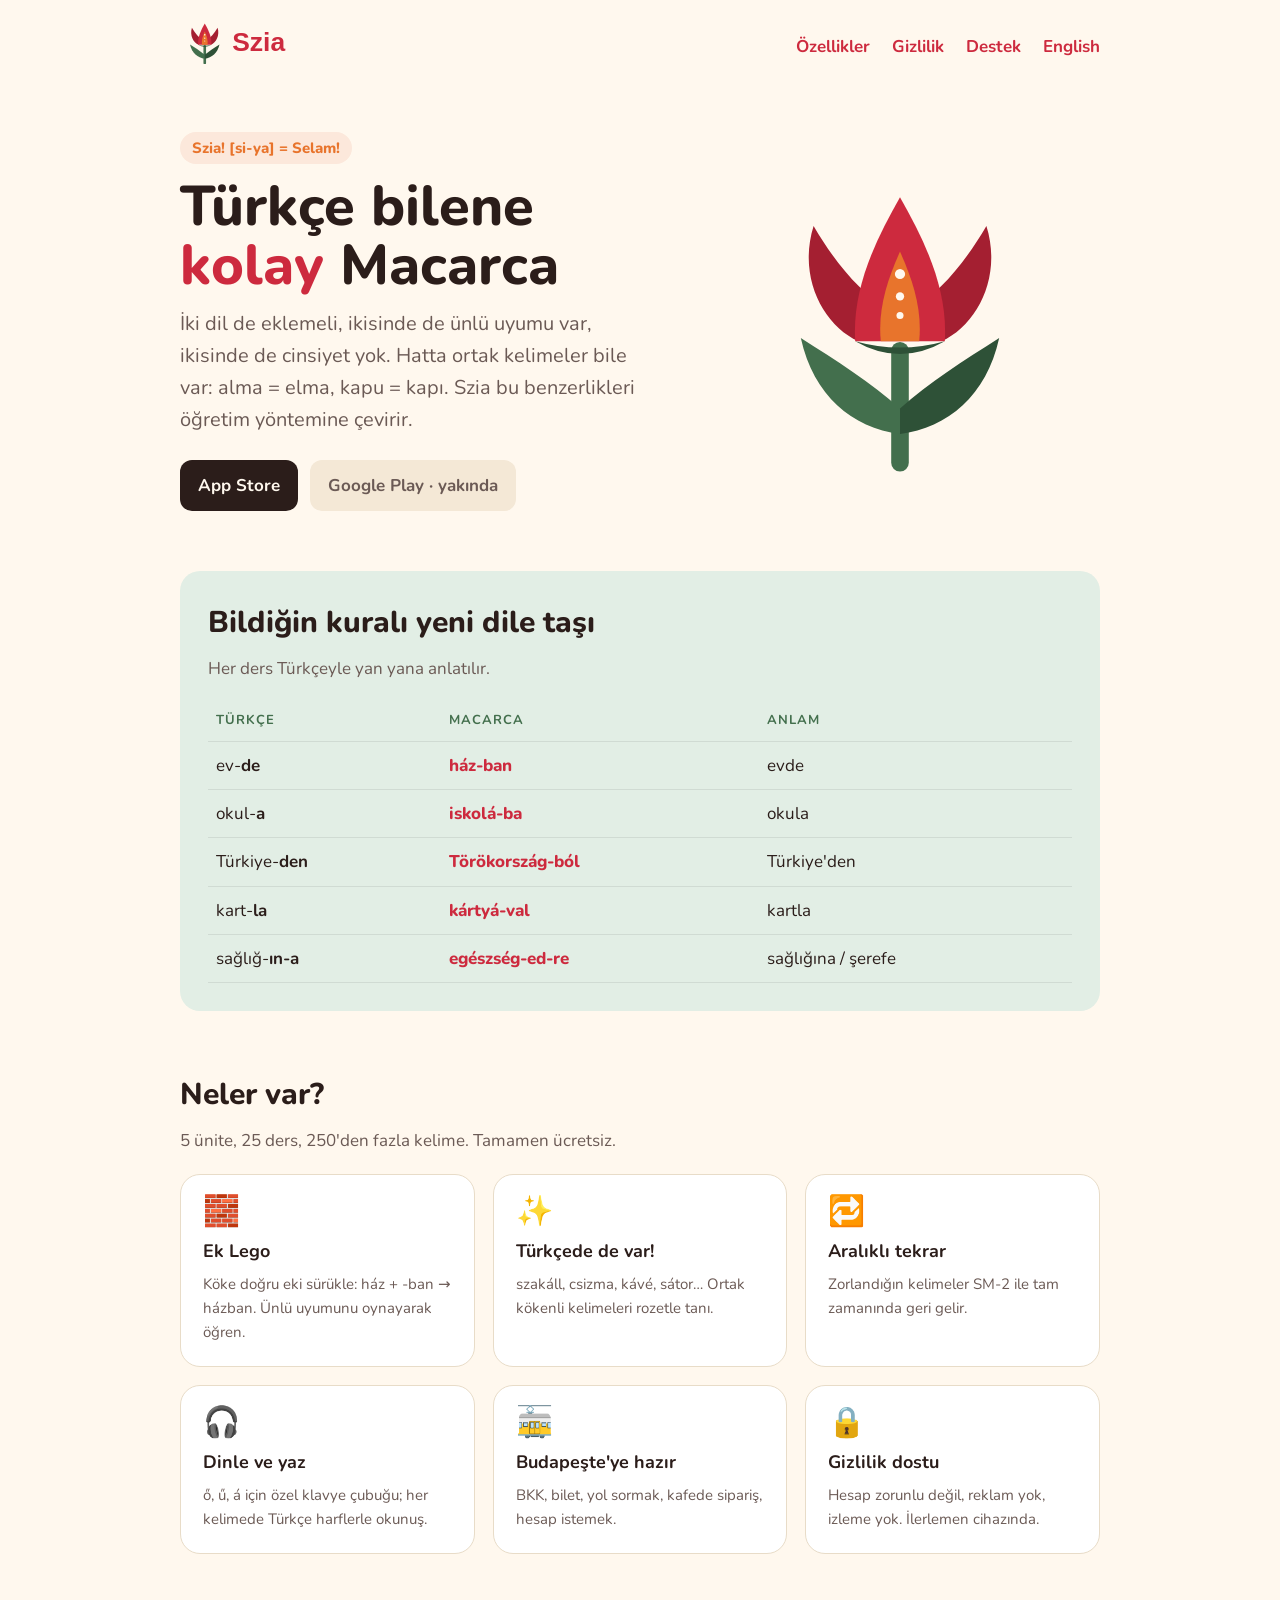
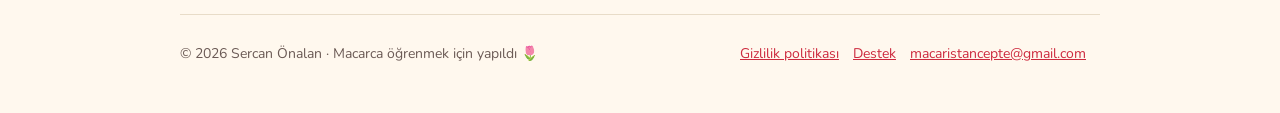
<file: index.html>
<!doctype html>
<html lang="tr">
<head>
  <meta charset="utf-8">
  <meta name="viewport" content="width=device-width, initial-scale=1">
  <title>Szia: Macarca Öğren — Türkçe bilene kolay Macarca</title>
  <meta name="description" content="Türkçe konuşanlar için Macarca uygulaması. Ünlü uyumu, ekler ve ortak kelimeler üzerinden karşılaştırmalı dersler. Ücretsiz, çevrimdışı.">
  <meta property="og:title" content="Szia: Macarca Öğren">
  <meta property="og:description" content="Türkçe bilene kolay Macarca. Ücretsiz, 5 dakikalık dersler.">
  <meta property="og:image" content="assets/logo.png">
  <link rel="icon" href="assets/mark.svg" type="image/svg+xml">
  <link rel="apple-touch-icon" href="assets/apple-touch-icon.png">
  <link rel="alternate" hreflang="en" href="en/">
  <link rel="preconnect" href="https://fonts.googleapis.com">
  <link href="https://fonts.googleapis.com/css2?family=Nunito:wght@400;700;800&display=swap" rel="stylesheet">
  <link rel="stylesheet" href="styles.css">
</head>
<body>
  <div class="wrap">
    <header class="top">
      <a href="./"><img src="assets/logo.svg" alt="Szia"></a>
      <nav>
        <a href="#ozellikler">Özellikler</a>
        <a href="gizlilik.html">Gizlilik</a>
        <a href="destek.html">Destek</a>
        <a href="en/" lang="en">English</a>
      </nav>
    </header>

    <section class="hero">
      <div>
        <span class="pron">Szia! [si-ya] = Selam!</span>
        <h1>Türkçe bilene <span>kolay</span> Macarca</h1>
        <p class="lead">İki dil de eklemeli, ikisinde de ünlü uyumu var, ikisinde de cinsiyet yok. Hatta ortak kelimeler bile var: alma = elma, kapu = kapı. Szia bu benzerlikleri öğretim yöntemine çevirir.</p>
        <div class="badges">
          <a href="https://apps.apple.com/app/id0000000000" rel="noopener"> App Store</a>
          <a class="soon" href="#">Google Play · yakında</a>
        </div>
      </div>
      <img class="mark" src="assets/mark.svg" alt="Lale logosu: Macar halk sanatı ve Türk lalesinin birleşimi">
    </section>

    <section class="compare" aria-labelledby="karsilastir">
      <h2 id="karsilastir">Bildiğin kuralı yeni dile taşı</h2>
      <p class="section-lead">Her ders Türkçeyle yan yana anlatılır.</p>
      <table>
        <thead><tr><th>Türkçe</th><th>Macarca</th><th>Anlam</th></tr></thead>
        <tbody>
          <tr><td>ev-<b>de</b></td><td class="hu">ház-ban</td><td>evde</td></tr>
          <tr><td>okul-<b>a</b></td><td class="hu">iskolá-ba</td><td>okula</td></tr>
          <tr><td>Türkiye-<b>den</b></td><td class="hu">Törökország-ból</td><td>Türkiye'den</td></tr>
          <tr><td>kart-<b>la</b></td><td class="hu">kártyá-val</td><td>kartla</td></tr>
          <tr><td>sağlığ-<b>ın-a</b></td><td class="hu">egészség-ed-re</td><td>sağlığına / şerefe</td></tr>
        </tbody>
      </table>
    </section>

    <section id="ozellikler">
      <h2>Neler var?</h2>
      <p class="section-lead">5 ünite, 25 ders, 250'den fazla kelime. Tamamen ücretsiz.</p>
      <div class="grid">
        <div class="card"><div class="emoji">🧱</div><h3>Ek Lego</h3><p>Köke doğru eki sürükle: ház + -ban → házban. Ünlü uyumunu oynayarak öğren.</p></div>
        <div class="card"><div class="emoji">✨</div><h3>Türkçede de var!</h3><p>szakáll, csizma, kávé, sátor… Ortak kökenli kelimeleri rozetle tanı.</p></div>
        <div class="card"><div class="emoji">🔁</div><h3>Aralıklı tekrar</h3><p>Zorlandığın kelimeler SM-2 ile tam zamanında geri gelir.</p></div>
        <div class="card"><div class="emoji">🎧</div><h3>Dinle ve yaz</h3><p>ő, ű, á için özel klavye çubuğu; her kelimede Türkçe harflerle okunuş.</p></div>
        <div class="card"><div class="emoji">🚋</div><h3>Budapeşte'ye hazır</h3><p>BKK, bilet, yol sormak, kafede sipariş, hesap istemek.</p></div>
        <div class="card"><div class="emoji">🔒</div><h3>Gizlilik dostu</h3><p>Hesap zorunlu değil, reklam yok, izleme yok. İlerlemen cihazında.</p></div>
      </div>
    </section>

    <footer>
      <div>© 2026 Sercan Önalan · Macarca öğrenmek için yapıldı 🌷</div>
      <div><a href="gizlilik.html">Gizlilik politikası</a><a href="destek.html">Destek</a><a href="mailto:macaristancepte@gmail.com">macaristancepte@gmail.com</a></div>
    </footer>
  </div>
</body>
</html>
</file>
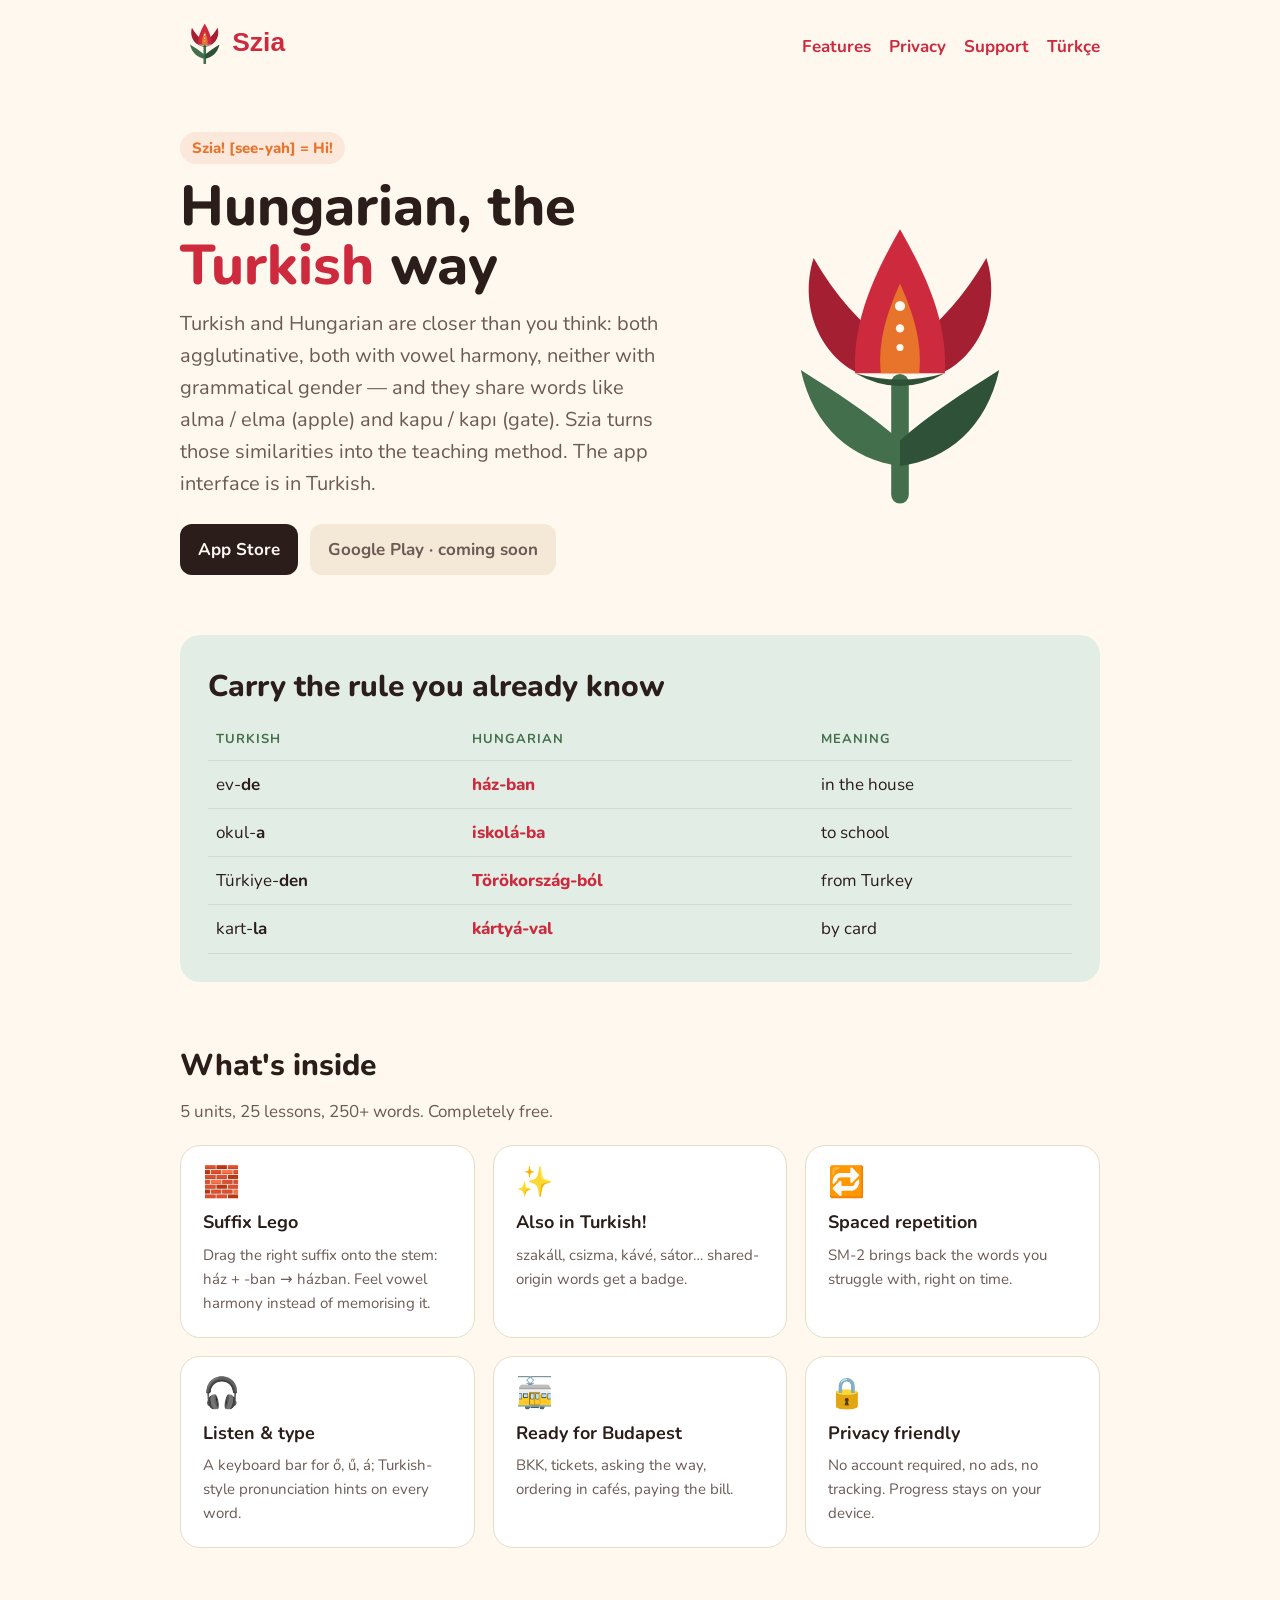
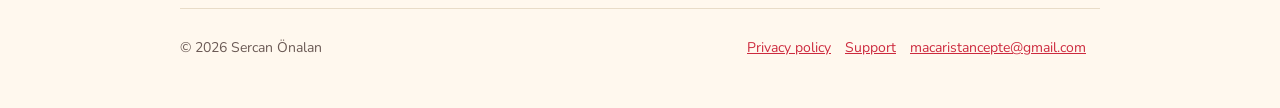
<file: en/index.html>
<!doctype html>
<html lang="en">
<head>
  <meta charset="utf-8">
  <meta name="viewport" content="width=device-width, initial-scale=1">
  <title>Szia: Learn Hungarian — Hungarian for Turkish speakers</title>
  <meta name="description" content="A Hungarian course built for Turkish speakers: vowel harmony, suffixes and shared words, taught side by side with Turkish. Free and offline.">
  <link rel="icon" href="../assets/mark.svg" type="image/svg+xml">
  <link rel="alternate" hreflang="tr" href="../">
  <link href="https://fonts.googleapis.com/css2?family=Nunito:wght@400;700;800&display=swap" rel="stylesheet">
  <link rel="stylesheet" href="../styles.css">
</head>
<body>
  <div class="wrap">
    <header class="top">
      <a href="./"><img src="../assets/logo.svg" alt="Szia"></a>
      <nav><a href="#features">Features</a><a href="privacy.html">Privacy</a><a href="support.html">Support</a><a href="../" lang="tr">Türkçe</a></nav>
    </header>
    <section class="hero">
      <div>
        <span class="pron">Szia! [see-yah] = Hi!</span>
        <h1>Hungarian, the <span>Turkish</span> way</h1>
        <p class="lead">Turkish and Hungarian are closer than you think: both agglutinative, both with vowel harmony, neither with grammatical gender — and they share words like alma / elma (apple) and kapu / kapı (gate). Szia turns those similarities into the teaching method. The app interface is in Turkish.</p>
        <div class="badges">
          <a href="https://apps.apple.com/app/id0000000000" rel="noopener"> App Store</a>
          <a class="soon" href="#">Google Play · coming soon</a>
        </div>
      </div>
      <img class="mark" src="../assets/mark.svg" alt="Tulip logo blending Hungarian folk art and the Turkish tulip">
    </section>
    <section class="compare">
      <h2>Carry the rule you already know</h2>
      <table>
        <thead><tr><th>Turkish</th><th>Hungarian</th><th>Meaning</th></tr></thead>
        <tbody>
          <tr><td>ev-<b>de</b></td><td class="hu">ház-ban</td><td>in the house</td></tr>
          <tr><td>okul-<b>a</b></td><td class="hu">iskolá-ba</td><td>to school</td></tr>
          <tr><td>Türkiye-<b>den</b></td><td class="hu">Törökország-ból</td><td>from Turkey</td></tr>
          <tr><td>kart-<b>la</b></td><td class="hu">kártyá-val</td><td>by card</td></tr>
        </tbody>
      </table>
    </section>
    <section id="features">
      <h2>What's inside</h2>
      <p class="section-lead">5 units, 25 lessons, 250+ words. Completely free.</p>
      <div class="grid">
        <div class="card"><div class="emoji">🧱</div><h3>Suffix Lego</h3><p>Drag the right suffix onto the stem: ház + -ban → házban. Feel vowel harmony instead of memorising it.</p></div>
        <div class="card"><div class="emoji">✨</div><h3>Also in Turkish!</h3><p>szakáll, csizma, kávé, sátor… shared-origin words get a badge.</p></div>
        <div class="card"><div class="emoji">🔁</div><h3>Spaced repetition</h3><p>SM-2 brings back the words you struggle with, right on time.</p></div>
        <div class="card"><div class="emoji">🎧</div><h3>Listen &amp; type</h3><p>A keyboard bar for ő, ű, á; Turkish-style pronunciation hints on every word.</p></div>
        <div class="card"><div class="emoji">🚋</div><h3>Ready for Budapest</h3><p>BKK, tickets, asking the way, ordering in cafés, paying the bill.</p></div>
        <div class="card"><div class="emoji">🔒</div><h3>Privacy friendly</h3><p>No account required, no ads, no tracking. Progress stays on your device.</p></div>
      </div>
    </section>
    <footer>
      <div>© 2026 Sercan Önalan</div>
      <div><a href="privacy.html">Privacy policy</a><a href="support.html">Support</a><a href="mailto:macaristancepte@gmail.com">macaristancepte@gmail.com</a></div>
    </footer>
  </div>
</body>
</html>
</file>
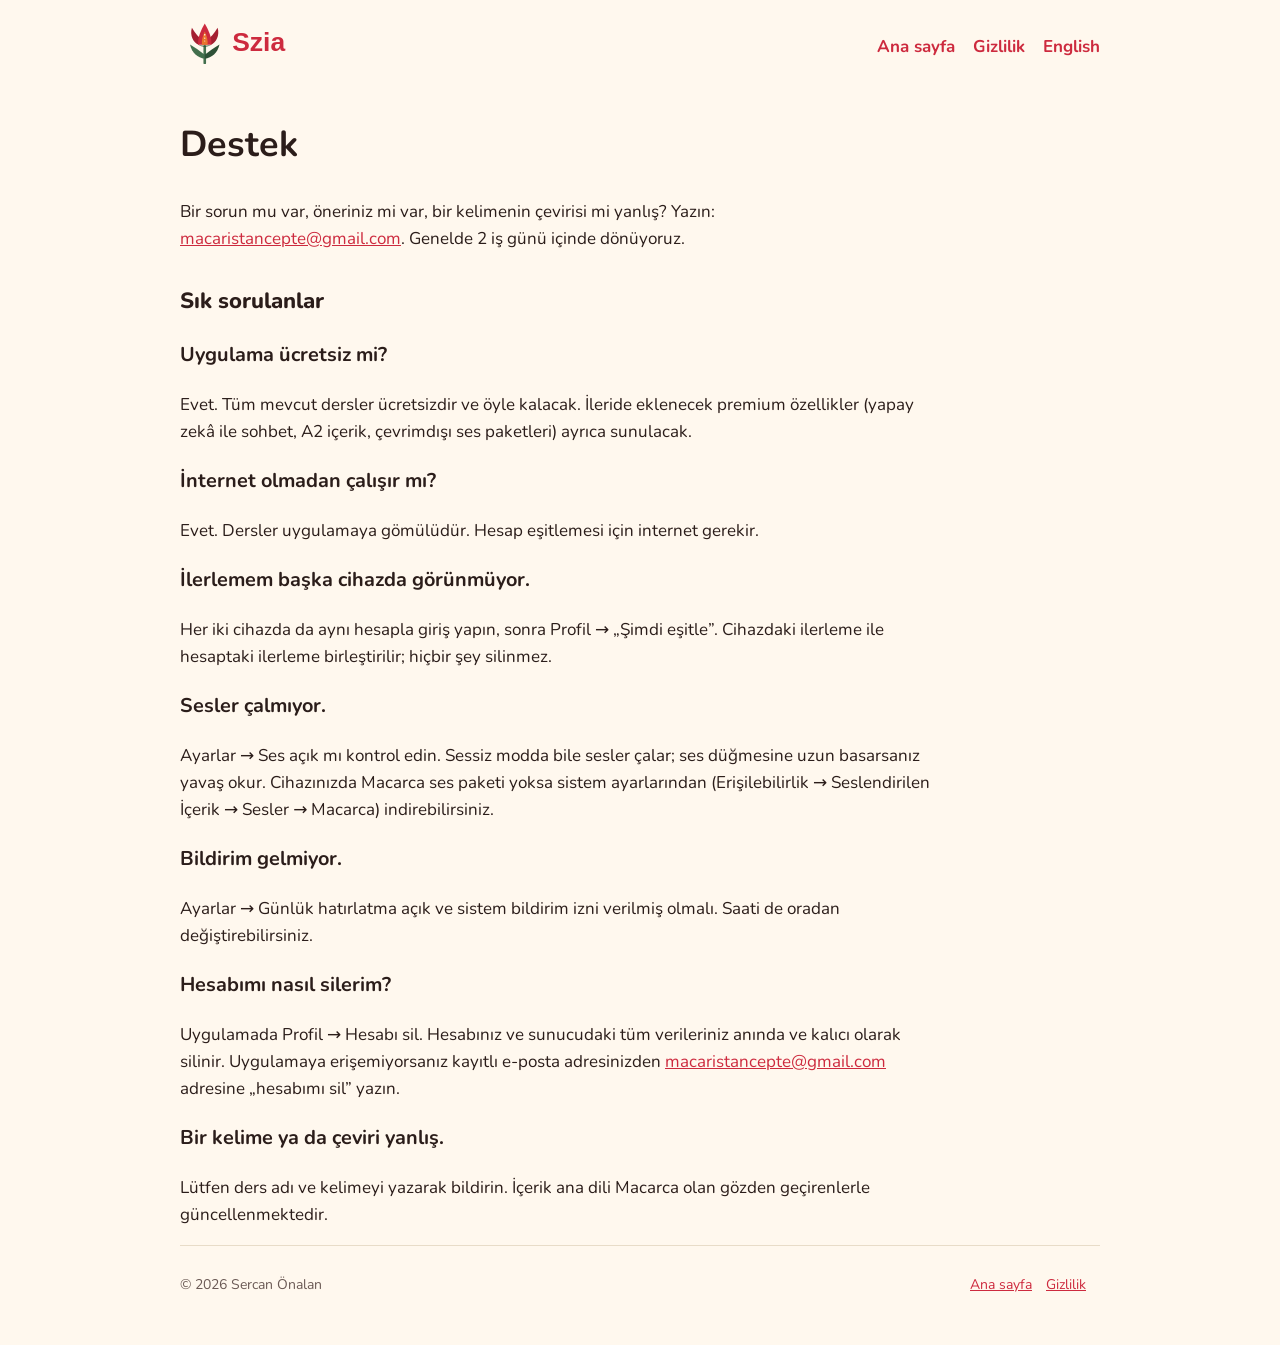
<file: destek.html>
<!doctype html>
<html lang="tr">
<head>
  <meta charset="utf-8">
  <meta name="viewport" content="width=device-width, initial-scale=1">
  <title>Destek — Szia: Macarca Öğren</title>
  <link rel="icon" href="assets/mark.svg" type="image/svg+xml">
  <link href="https://fonts.googleapis.com/css2?family=Nunito:wght@400;700;800&display=swap" rel="stylesheet">
  <link rel="stylesheet" href="styles.css">
</head>
<body>
  <div class="wrap">
    <header class="top">
      <a href="./"><img src="assets/logo.svg" alt="Szia"></a>
      <nav><a href="./">Ana sayfa</a><a href="gizlilik.html">Gizlilik</a><a href="en/support.html" lang="en">English</a></nav>
    </header>
    <main class="legal">
      <h1>Destek</h1>
      <p>Bir sorun mu var, öneriniz mi var, bir kelimenin çevirisi mi yanlış? Yazın: <a href="mailto:macaristancepte@gmail.com">macaristancepte@gmail.com</a>. Genelde 2 iş günü içinde dönüyoruz.</p>

      <h2>Sık sorulanlar</h2>
      <h3>Uygulama ücretsiz mi?</h3>
      <p>Evet. Tüm mevcut dersler ücretsizdir ve öyle kalacak. İleride eklenecek premium özellikler (yapay zekâ ile sohbet, A2 içerik, çevrimdışı ses paketleri) ayrıca sunulacak.</p>

      <h3>İnternet olmadan çalışır mı?</h3>
      <p>Evet. Dersler uygulamaya gömülüdür. Hesap eşitlemesi için internet gerekir.</p>

      <h3>İlerlemem başka cihazda görünmüyor.</h3>
      <p>Her iki cihazda da aynı hesapla giriş yapın, sonra Profil → „Şimdi eşitle”. Cihazdaki ilerleme ile hesaptaki ilerleme birleştirilir; hiçbir şey silinmez.</p>

      <h3>Sesler çalmıyor.</h3>
      <p>Ayarlar → Ses açık mı kontrol edin. Sessiz modda bile sesler çalar; ses düğmesine uzun basarsanız yavaş okur. Cihazınızda Macarca ses paketi yoksa sistem ayarlarından (Erişilebilirlik → Seslendirilen İçerik → Sesler → Macarca) indirebilirsiniz.</p>

      <h3>Bildirim gelmiyor.</h3>
      <p>Ayarlar → Günlük hatırlatma açık ve sistem bildirim izni verilmiş olmalı. Saati de oradan değiştirebilirsiniz.</p>

      <h3>Hesabımı nasıl silerim?</h3>
      <p>Uygulamada Profil → Hesabı sil. Hesabınız ve sunucudaki tüm verileriniz anında ve kalıcı olarak silinir. Uygulamaya erişemiyorsanız kayıtlı e-posta adresinizden <a href="mailto:macaristancepte@gmail.com">macaristancepte@gmail.com</a> adresine „hesabımı sil” yazın.</p>

      <h3>Bir kelime ya da çeviri yanlış.</h3>
      <p>Lütfen ders adı ve kelimeyi yazarak bildirin. İçerik ana dili Macarca olan gözden geçirenlerle güncellenmektedir.</p>
    </main>
    <footer>
      <div>© 2026 Sercan Önalan</div>
      <div><a href="./">Ana sayfa</a><a href="gizlilik.html">Gizlilik</a></div>
    </footer>
  </div>
</body>
</html>
</file>
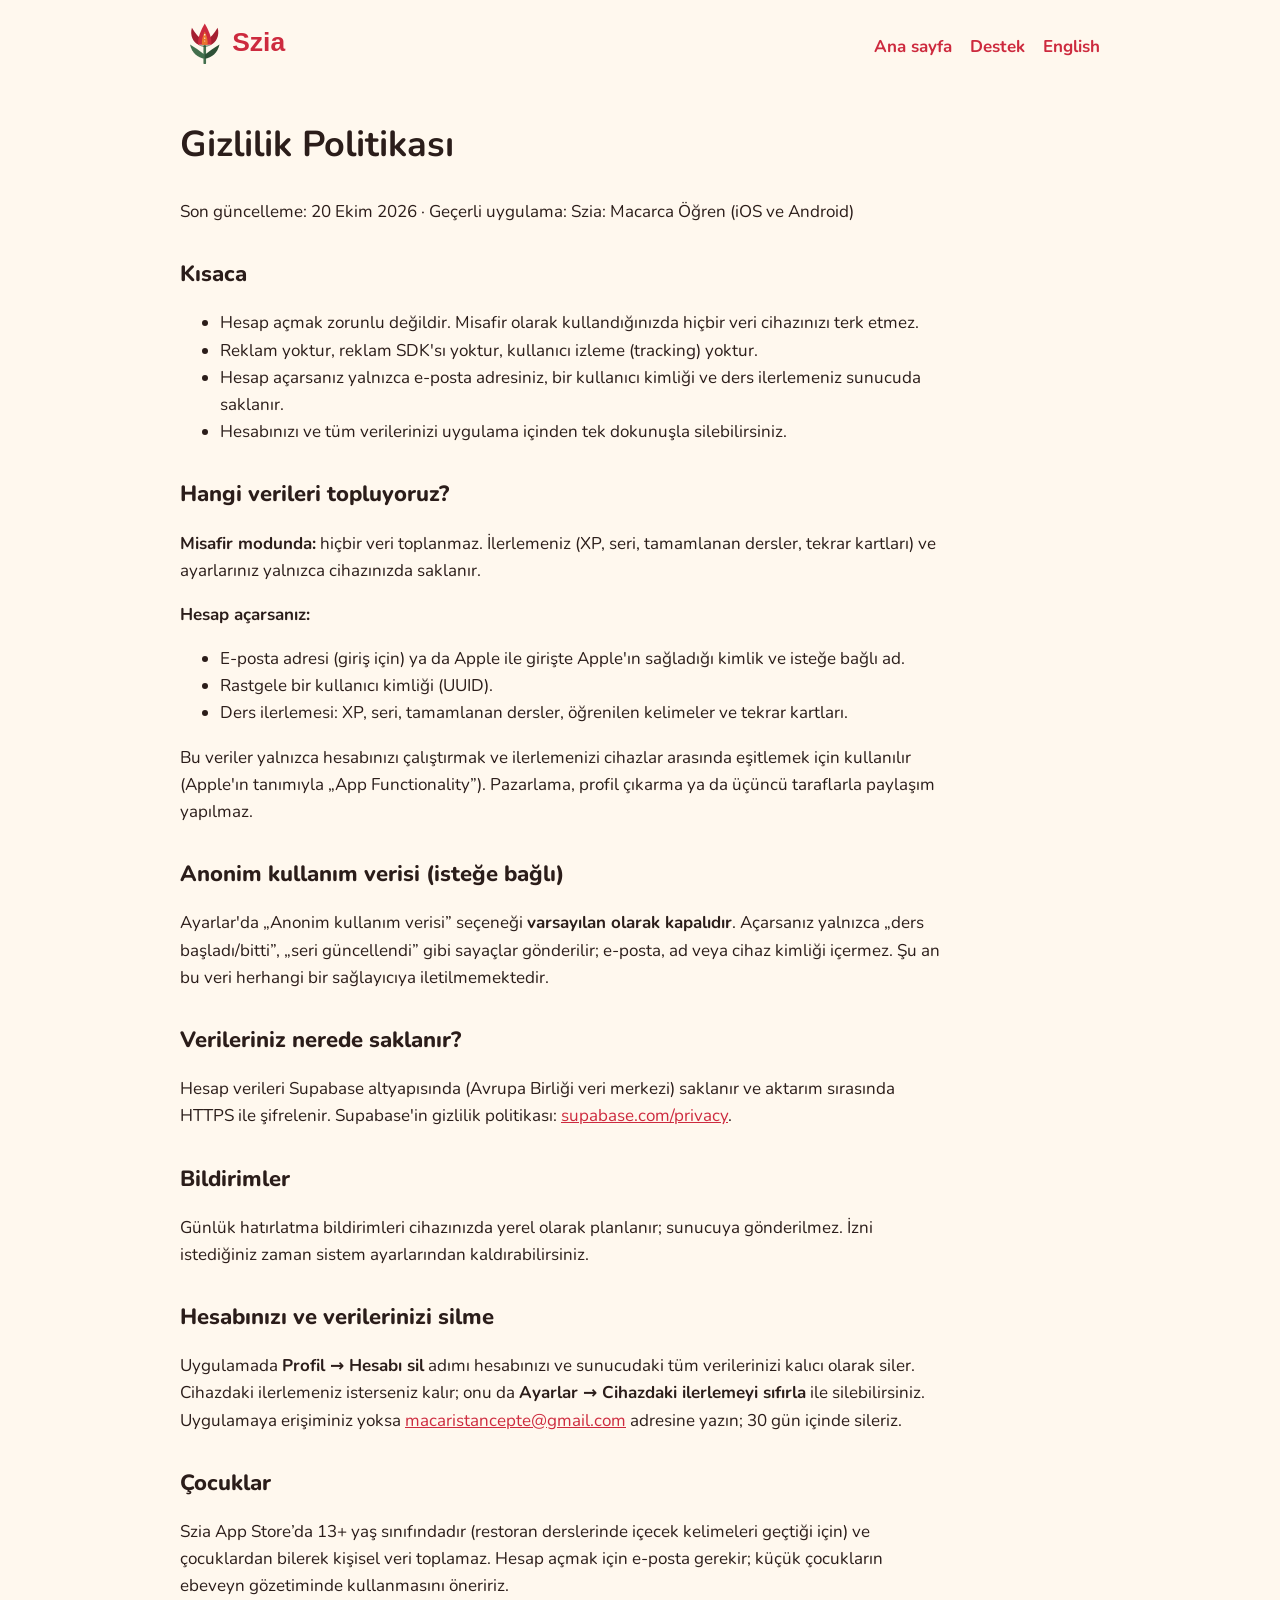
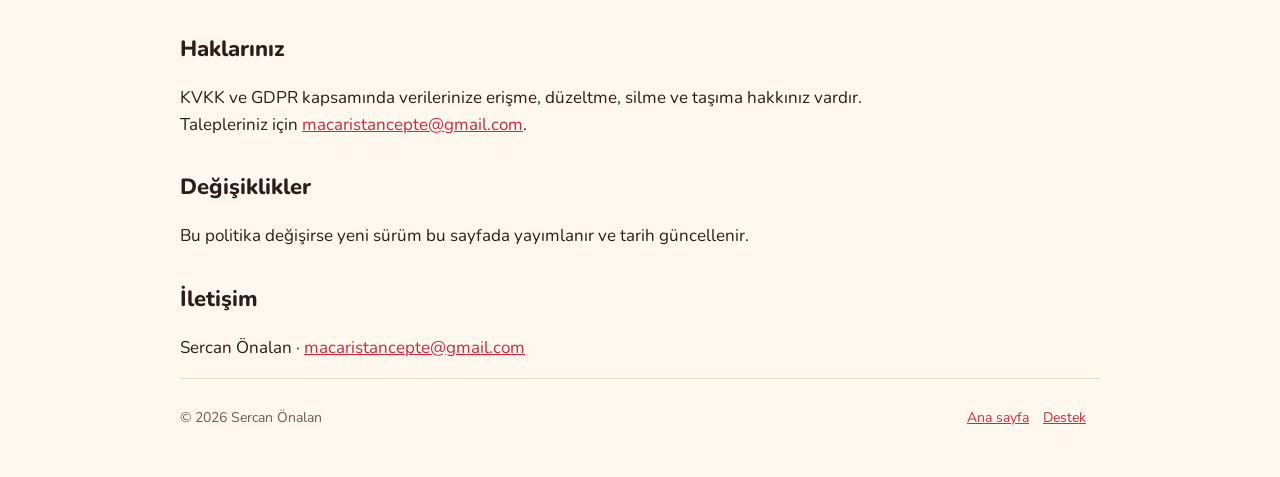
<file: gizlilik.html>
<!doctype html>
<html lang="tr">
<head>
  <meta charset="utf-8">
  <meta name="viewport" content="width=device-width, initial-scale=1">
  <title>Gizlilik Politikası — Szia: Macarca Öğren</title>
  <link rel="icon" href="assets/mark.svg" type="image/svg+xml">
  <link href="https://fonts.googleapis.com/css2?family=Nunito:wght@400;700;800&display=swap" rel="stylesheet">
  <link rel="stylesheet" href="styles.css">
</head>
<body>
  <div class="wrap">
    <header class="top">
      <a href="./"><img src="assets/logo.svg" alt="Szia"></a>
      <nav><a href="./">Ana sayfa</a><a href="destek.html">Destek</a><a href="en/privacy.html" lang="en">English</a></nav>
    </header>
    <main class="legal">
      <h1>Gizlilik Politikası</h1>
      <p class="muted">Son güncelleme: 20 Ekim 2026 · Geçerli uygulama: Szia: Macarca Öğren (iOS ve Android)</p>

      <h2>Kısaca</h2>
      <ul>
        <li>Hesap açmak zorunlu değildir. Misafir olarak kullandığınızda hiçbir veri cihazınızı terk etmez.</li>
        <li>Reklam yoktur, reklam SDK'sı yoktur, kullanıcı izleme (tracking) yoktur.</li>
        <li>Hesap açarsanız yalnızca e-posta adresiniz, bir kullanıcı kimliği ve ders ilerlemeniz sunucuda saklanır.</li>
        <li>Hesabınızı ve tüm verilerinizi uygulama içinden tek dokunuşla silebilirsiniz.</li>
      </ul>

      <h2>Hangi verileri topluyoruz?</h2>
      <p><strong>Misafir modunda:</strong> hiçbir veri toplanmaz. İlerlemeniz (XP, seri, tamamlanan dersler, tekrar kartları) ve ayarlarınız yalnızca cihazınızda saklanır.</p>
      <p><strong>Hesap açarsanız:</strong></p>
      <ul>
        <li>E-posta adresi (giriş için) ya da Apple ile girişte Apple'ın sağladığı kimlik ve isteğe bağlı ad.</li>
        <li>Rastgele bir kullanıcı kimliği (UUID).</li>
        <li>Ders ilerlemesi: XP, seri, tamamlanan dersler, öğrenilen kelimeler ve tekrar kartları.</li>
      </ul>
      <p>Bu veriler yalnızca hesabınızı çalıştırmak ve ilerlemenizi cihazlar arasında eşitlemek için kullanılır (Apple'ın tanımıyla „App Functionality”). Pazarlama, profil çıkarma ya da üçüncü taraflarla paylaşım yapılmaz.</p>

      <h2>Anonim kullanım verisi (isteğe bağlı)</h2>
      <p>Ayarlar'da „Anonim kullanım verisi” seçeneği <strong>varsayılan olarak kapalıdır</strong>. Açarsanız yalnızca „ders başladı/bitti”, „seri güncellendi” gibi sayaçlar gönderilir; e-posta, ad veya cihaz kimliği içermez. Şu an bu veri herhangi bir sağlayıcıya iletilmemektedir.</p>

      <h2>Verileriniz nerede saklanır?</h2>
      <p>Hesap verileri Supabase altyapısında (Avrupa Birliği veri merkezi) saklanır ve aktarım sırasında HTTPS ile şifrelenir. Supabase'in gizlilik politikası: <a href="https://supabase.com/privacy" rel="noopener">supabase.com/privacy</a>.</p>

      <h2>Bildirimler</h2>
      <p>Günlük hatırlatma bildirimleri cihazınızda yerel olarak planlanır; sunucuya gönderilmez. İzni istediğiniz zaman sistem ayarlarından kaldırabilirsiniz.</p>

      <h2>Hesabınızı ve verilerinizi silme</h2>
      <p>Uygulamada <strong>Profil → Hesabı sil</strong> adımı hesabınızı ve sunucudaki tüm verilerinizi kalıcı olarak siler. Cihazdaki ilerlemeniz isterseniz kalır; onu da <strong>Ayarlar → Cihazdaki ilerlemeyi sıfırla</strong> ile silebilirsiniz. Uygulamaya erişiminiz yoksa <a href="mailto:macaristancepte@gmail.com">macaristancepte@gmail.com</a> adresine yazın; 30 gün içinde sileriz.</p>

      <h2>Çocuklar</h2>
      <p>Szia App Store’da 13+ yaş sınıfındadır (restoran derslerinde içecek kelimeleri geçtiği için) ve çocuklardan bilerek kişisel veri toplamaz. Hesap açmak için e-posta gerekir; küçük çocukların ebeveyn gözetiminde kullanmasını öneririz.</p>

      <h2>Haklarınız</h2>
      <p>KVKK ve GDPR kapsamında verilerinize erişme, düzeltme, silme ve taşıma hakkınız vardır. Talepleriniz için <a href="mailto:macaristancepte@gmail.com">macaristancepte@gmail.com</a>.</p>

      <h2>Değişiklikler</h2>
      <p>Bu politika değişirse yeni sürüm bu sayfada yayımlanır ve tarih güncellenir.</p>

      <h2>İletişim</h2>
      <p>Sercan Önalan · <a href="mailto:macaristancepte@gmail.com">macaristancepte@gmail.com</a></p>
    </main>
    <footer>
      <div>© 2026 Sercan Önalan</div>
      <div><a href="./">Ana sayfa</a><a href="destek.html">Destek</a></div>
    </footer>
  </div>
</body>
</html>
</file>
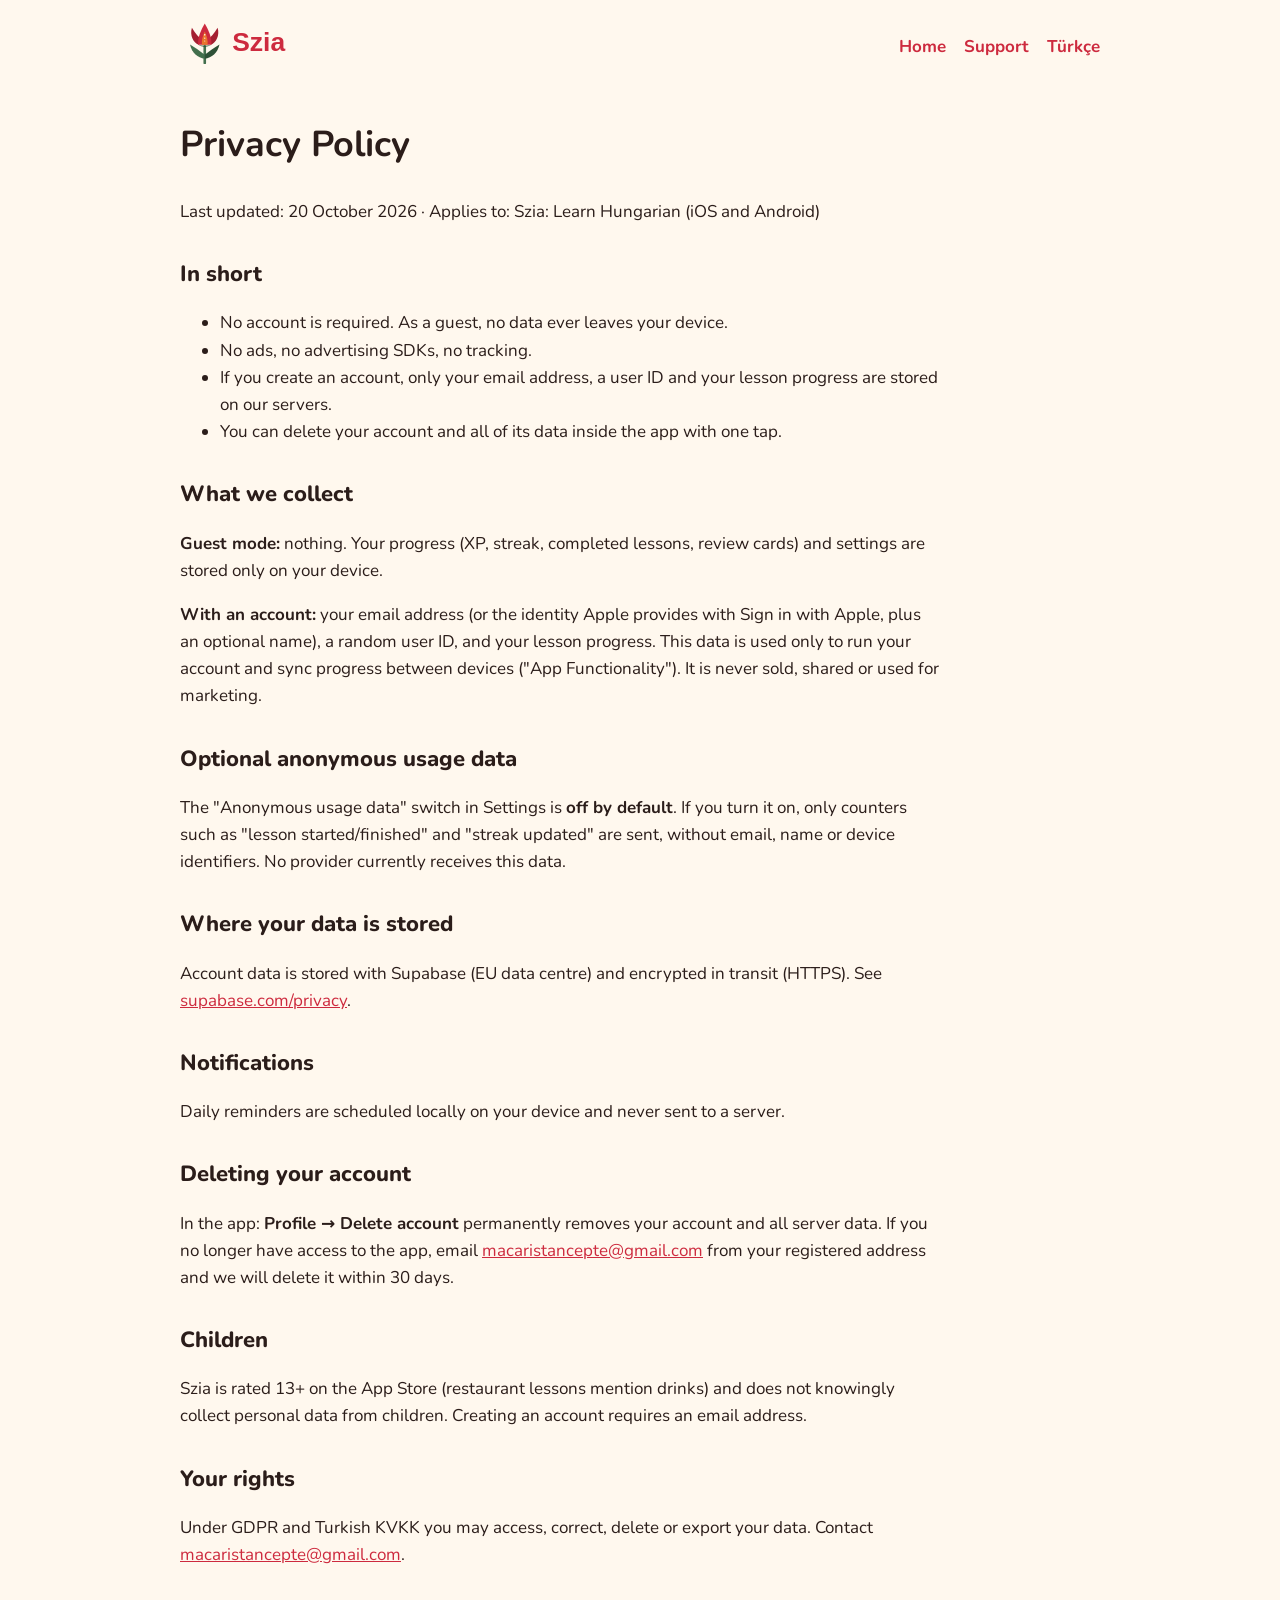
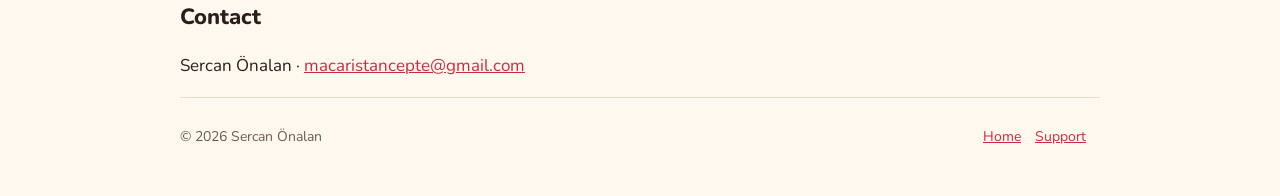
<file: en/privacy.html>
<!doctype html>
<html lang="en">
<head>
  <meta charset="utf-8">
  <meta name="viewport" content="width=device-width, initial-scale=1">
  <title>Privacy Policy — Szia: Learn Hungarian</title>
  <link rel="icon" href="../assets/mark.svg" type="image/svg+xml">
  <link href="https://fonts.googleapis.com/css2?family=Nunito:wght@400;700;800&display=swap" rel="stylesheet">
  <link rel="stylesheet" href="../styles.css">
</head>
<body>
  <div class="wrap">
    <header class="top">
      <a href="./"><img src="../assets/logo.svg" alt="Szia"></a>
      <nav><a href="./">Home</a><a href="support.html">Support</a><a href="../gizlilik.html" lang="tr">Türkçe</a></nav>
    </header>
    <main class="legal">
      <h1>Privacy Policy</h1>
      <p class="muted">Last updated: 20 October 2026 · Applies to: Szia: Learn Hungarian (iOS and Android)</p>
      <h2>In short</h2>
      <ul>
        <li>No account is required. As a guest, no data ever leaves your device.</li>
        <li>No ads, no advertising SDKs, no tracking.</li>
        <li>If you create an account, only your email address, a user ID and your lesson progress are stored on our servers.</li>
        <li>You can delete your account and all of its data inside the app with one tap.</li>
      </ul>
      <h2>What we collect</h2>
      <p><strong>Guest mode:</strong> nothing. Your progress (XP, streak, completed lessons, review cards) and settings are stored only on your device.</p>
      <p><strong>With an account:</strong> your email address (or the identity Apple provides with Sign in with Apple, plus an optional name), a random user ID, and your lesson progress. This data is used only to run your account and sync progress between devices ("App Functionality"). It is never sold, shared or used for marketing.</p>
      <h2>Optional anonymous usage data</h2>
      <p>The "Anonymous usage data" switch in Settings is <strong>off by default</strong>. If you turn it on, only counters such as "lesson started/finished" and "streak updated" are sent, without email, name or device identifiers. No provider currently receives this data.</p>
      <h2>Where your data is stored</h2>
      <p>Account data is stored with Supabase (EU data centre) and encrypted in transit (HTTPS). See <a href="https://supabase.com/privacy" rel="noopener">supabase.com/privacy</a>.</p>
      <h2>Notifications</h2>
      <p>Daily reminders are scheduled locally on your device and never sent to a server.</p>
      <h2>Deleting your account</h2>
      <p>In the app: <strong>Profile → Delete account</strong> permanently removes your account and all server data. If you no longer have access to the app, email <a href="mailto:macaristancepte@gmail.com">macaristancepte@gmail.com</a> from your registered address and we will delete it within 30 days.</p>
      <h2>Children</h2>
      <p>Szia is rated 13+ on the App Store (restaurant lessons mention drinks) and does not knowingly collect personal data from children. Creating an account requires an email address.</p>
      <h2>Your rights</h2>
      <p>Under GDPR and Turkish KVKK you may access, correct, delete or export your data. Contact <a href="mailto:macaristancepte@gmail.com">macaristancepte@gmail.com</a>.</p>
      <h2>Contact</h2>
      <p>Sercan Önalan · <a href="mailto:macaristancepte@gmail.com">macaristancepte@gmail.com</a></p>
    </main>
    <footer><div>© 2026 Sercan Önalan</div><div><a href="./">Home</a><a href="support.html">Support</a></div></footer>
  </div>
</body>
</html>
</file>
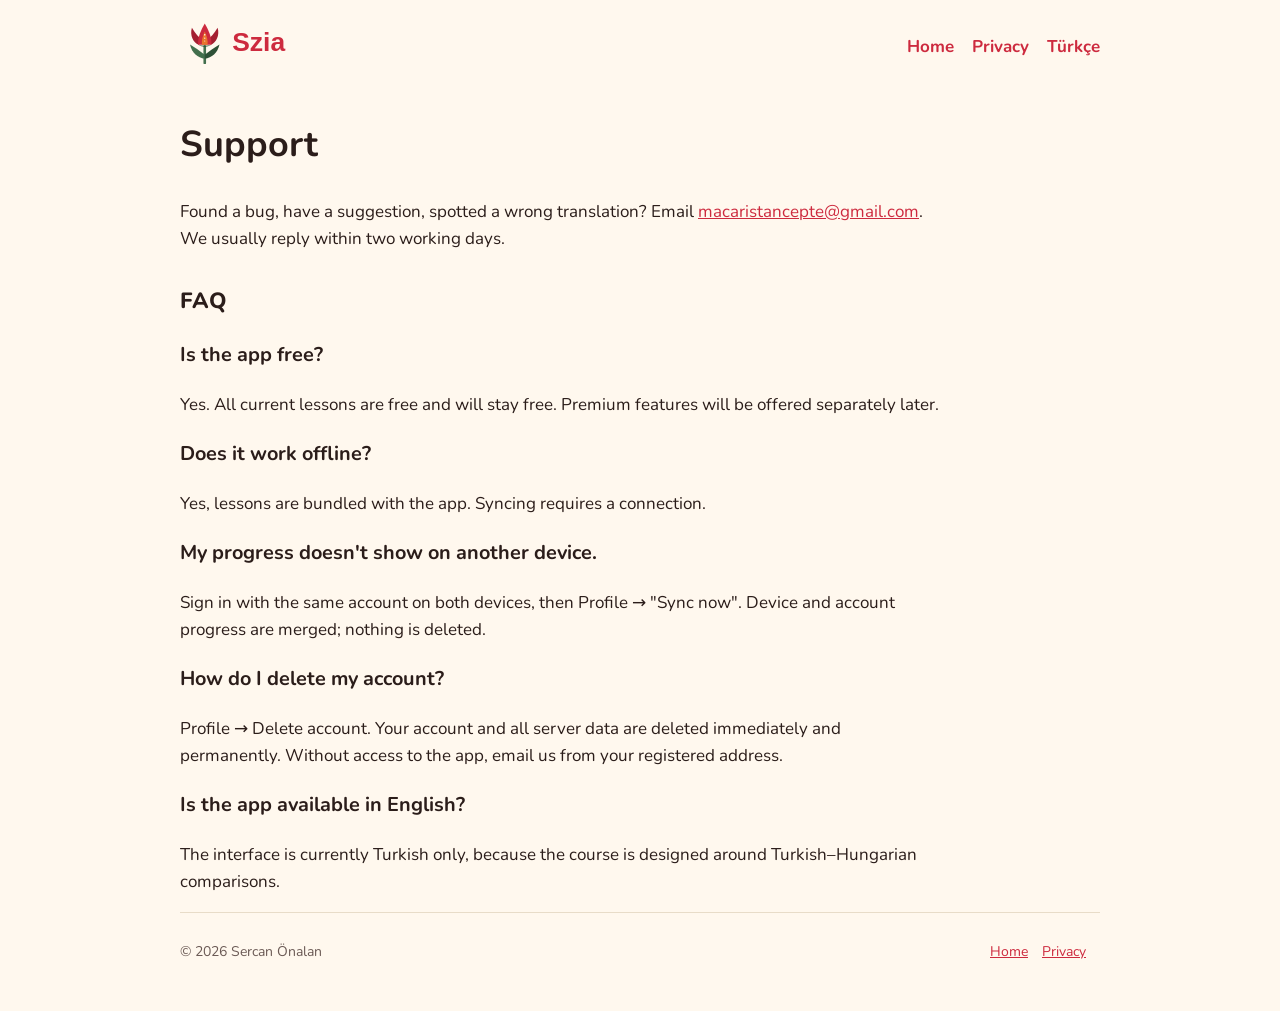
<file: en/support.html>
<!doctype html>
<html lang="en">
<head>
  <meta charset="utf-8">
  <meta name="viewport" content="width=device-width, initial-scale=1">
  <title>Support — Szia: Learn Hungarian</title>
  <link rel="icon" href="../assets/mark.svg" type="image/svg+xml">
  <link href="https://fonts.googleapis.com/css2?family=Nunito:wght@400;700;800&display=swap" rel="stylesheet">
  <link rel="stylesheet" href="../styles.css">
</head>
<body>
  <div class="wrap">
    <header class="top">
      <a href="./"><img src="../assets/logo.svg" alt="Szia"></a>
      <nav><a href="./">Home</a><a href="privacy.html">Privacy</a><a href="../destek.html" lang="tr">Türkçe</a></nav>
    </header>
    <main class="legal">
      <h1>Support</h1>
      <p>Found a bug, have a suggestion, spotted a wrong translation? Email <a href="mailto:macaristancepte@gmail.com">macaristancepte@gmail.com</a>. We usually reply within two working days.</p>
      <h2>FAQ</h2>
      <h3>Is the app free?</h3><p>Yes. All current lessons are free and will stay free. Premium features will be offered separately later.</p>
      <h3>Does it work offline?</h3><p>Yes, lessons are bundled with the app. Syncing requires a connection.</p>
      <h3>My progress doesn't show on another device.</h3><p>Sign in with the same account on both devices, then Profile → "Sync now". Device and account progress are merged; nothing is deleted.</p>
      <h3>How do I delete my account?</h3><p>Profile → Delete account. Your account and all server data are deleted immediately and permanently. Without access to the app, email us from your registered address.</p>
      <h3>Is the app available in English?</h3><p>The interface is currently Turkish only, because the course is designed around Turkish–Hungarian comparisons.</p>
    </main>
    <footer><div>© 2026 Sercan Önalan</div><div><a href="./">Home</a><a href="privacy.html">Privacy</a></div></footer>
  </div>
</body>
</html>
</file>
<file: styles.css>
:root {
  --red: #cd2a3e;
  --red-dark: #a41f31;
  --green: #436f4d;
  --green-soft: #e2eee5;
  --cream: #fff8ee;
  --cream-deep: #f4e8d6;
  --paprika: #e8742c;
  --paprika-soft: #fce8db;
  --ink: #2b1d1a;
  --ink-soft: #6b5a55;
  --line: #e8dcc8;
  --surface: #ffffff;
  --radius: 20px;
}
@media (prefers-color-scheme: dark) {
  :root {
    --cream: #1e1715;
    --cream-deep: #352b28;
    --ink: #fff8ee;
    --ink-soft: #cdbfb6;
    --line: #443734;
    --surface: #2a2220;
    --green-soft: #263a2c;
    --paprika-soft: #4a2f1e;
    --red: #e4505f;
  }
}
* { box-sizing: border-box; }
html { scroll-behavior: smooth; }
body {
  margin: 0;
  font-family: Nunito, "Segoe UI", -apple-system, system-ui, sans-serif;
  color: var(--ink);
  background: var(--cream);
  line-height: 1.6;
  font-size: 17px;
}
a { color: var(--red); }
.wrap { max-width: 960px; margin: 0 auto; padding: 0 20px; }
header.top { display: flex; align-items: center; justify-content: space-between; padding: 20px 0; gap: 16px; flex-wrap: wrap; }
header.top img { height: 44px; }
nav a { margin-left: 18px; font-weight: 700; text-decoration: none; }
nav a:hover { text-decoration: underline; }
.hero { display: grid; grid-template-columns: 1.2fr 1fr; gap: 40px; align-items: center; padding: 40px 0 60px; }
.hero h1 { font-size: clamp(36px, 6vw, 56px); line-height: 1.05; margin: 0 0 12px; font-weight: 800; }
.hero h1 span { color: var(--red); }
.hero p.lead { font-size: 20px; color: var(--ink-soft); margin: 0 0 24px; }
.hero .mark { width: min(320px, 70vw); margin: 0 auto; display: block; }
.badges { display: flex; gap: 12px; flex-wrap: wrap; }
.badges a { display: inline-flex; align-items: center; gap: 8px; background: var(--ink); color: var(--cream); padding: 12px 18px; border-radius: 12px; text-decoration: none; font-weight: 700; }
.badges a.soon { background: var(--cream-deep); color: var(--ink-soft); }
.pron { display: inline-block; background: var(--paprika-soft); color: var(--paprika); border-radius: 999px; padding: 4px 12px; font-weight: 800; font-size: 15px; margin-bottom: 14px; }
.grid { display: grid; grid-template-columns: repeat(auto-fit, minmax(240px, 1fr)); gap: 18px; margin: 20px 0 60px; }
.card { background: var(--surface); border: 1px solid var(--line); border-radius: var(--radius); padding: 22px; }
.card h3 { margin: 0 0 6px; font-size: 18px; }
.card p { margin: 0; color: var(--ink-soft); font-size: 15px; }
.card .emoji { font-size: 30px; line-height: 1; margin-bottom: 10px; }
.compare { background: var(--green-soft); border-radius: var(--radius); padding: 28px; margin: 0 0 60px; }
.compare table { width: 100%; border-collapse: collapse; font-size: 17px; }
.compare td, .compare th { padding: 10px 8px; border-bottom: 1px solid rgba(0,0,0,0.08); text-align: left; }
.compare th { color: var(--green); font-size: 13px; letter-spacing: 1px; text-transform: uppercase; }
.compare td.hu { font-weight: 800; color: var(--red); }
h2 { font-size: 30px; margin: 0 0 8px; font-weight: 800; }
.section-lead { color: var(--ink-soft); margin: 0 0 18px; }
footer { border-top: 1px solid var(--line); padding: 28px 0 48px; color: var(--ink-soft); font-size: 14px; display: flex; justify-content: space-between; flex-wrap: wrap; gap: 12px; }
footer a { margin-right: 14px; }
.legal { max-width: 760px; }
.legal h1 { font-size: 36px; }
.legal h2 { font-size: 22px; margin-top: 32px; }
.legal p, .legal li { color: var(--ink); }
.muted { color: var(--ink-soft); }
@media (max-width: 720px) { .hero { grid-template-columns: 1fr; text-align: center; } .badges { justify-content: center; } }
</file>
